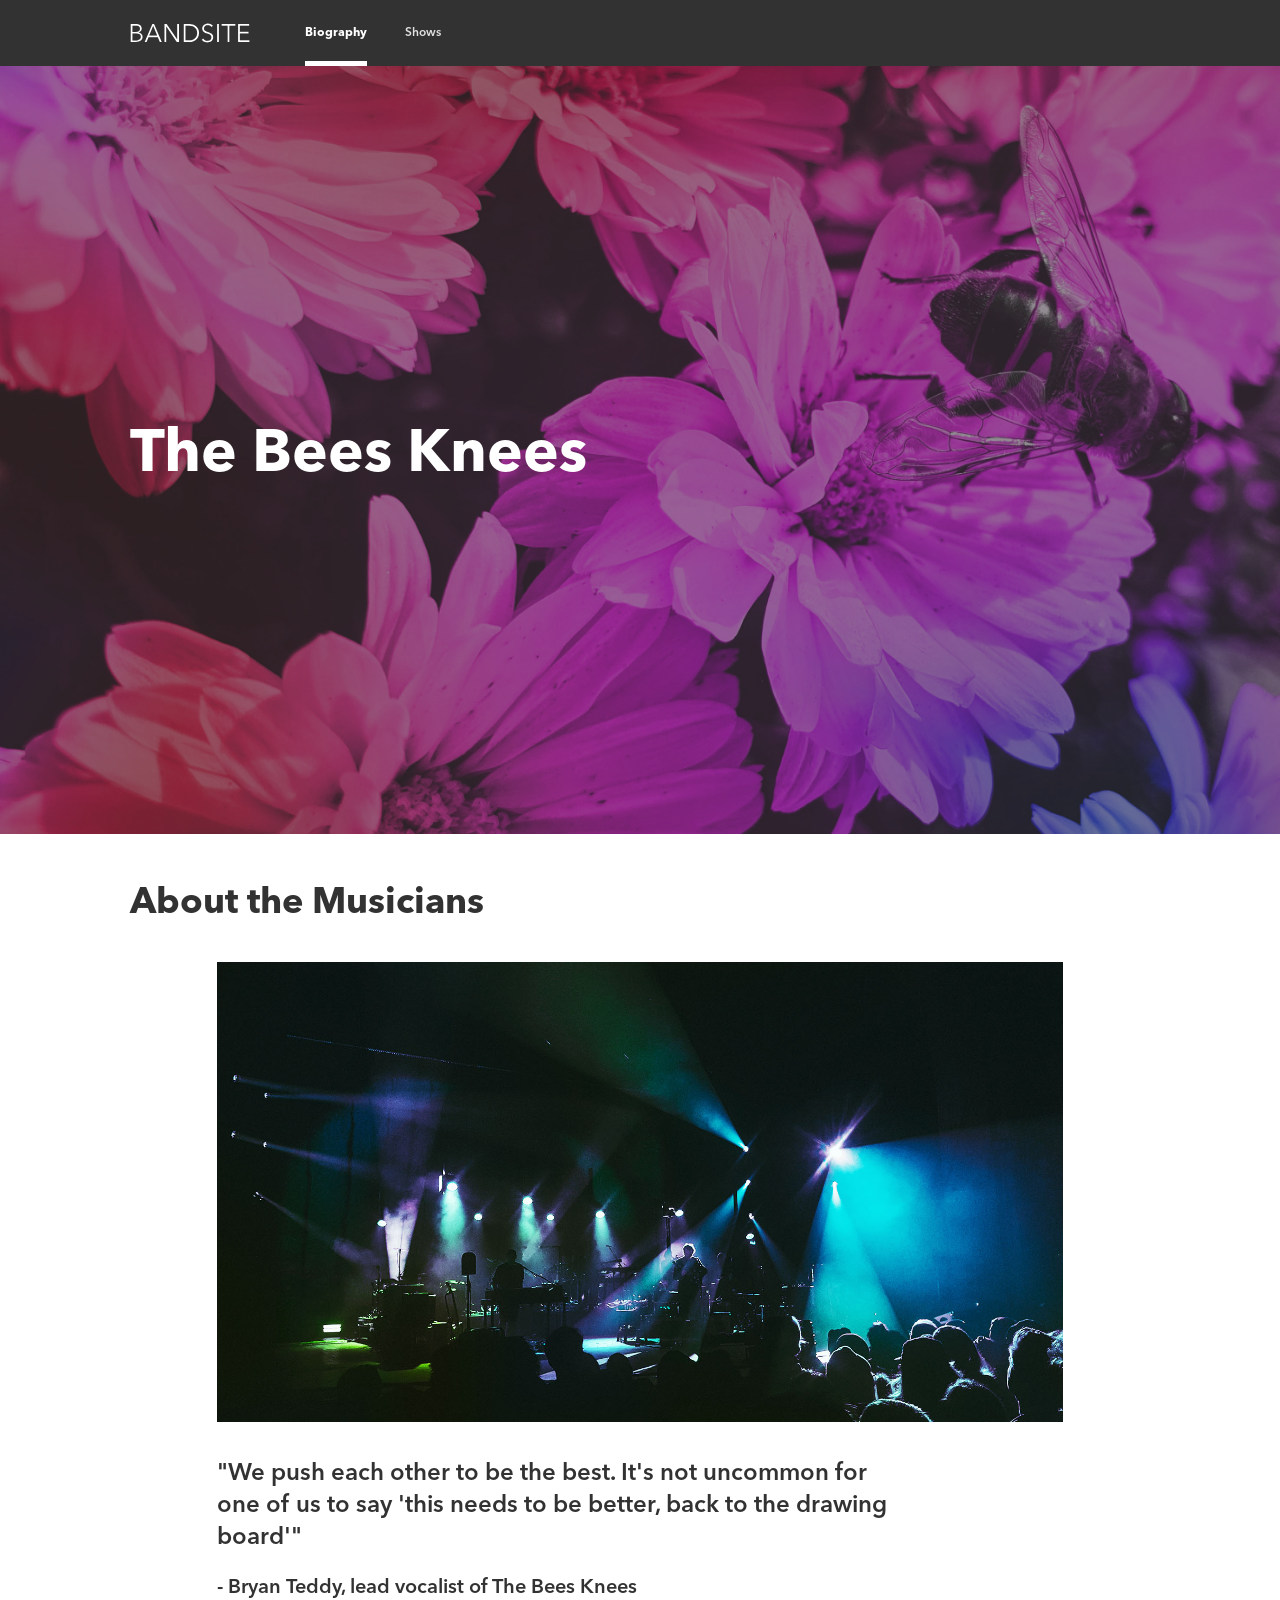
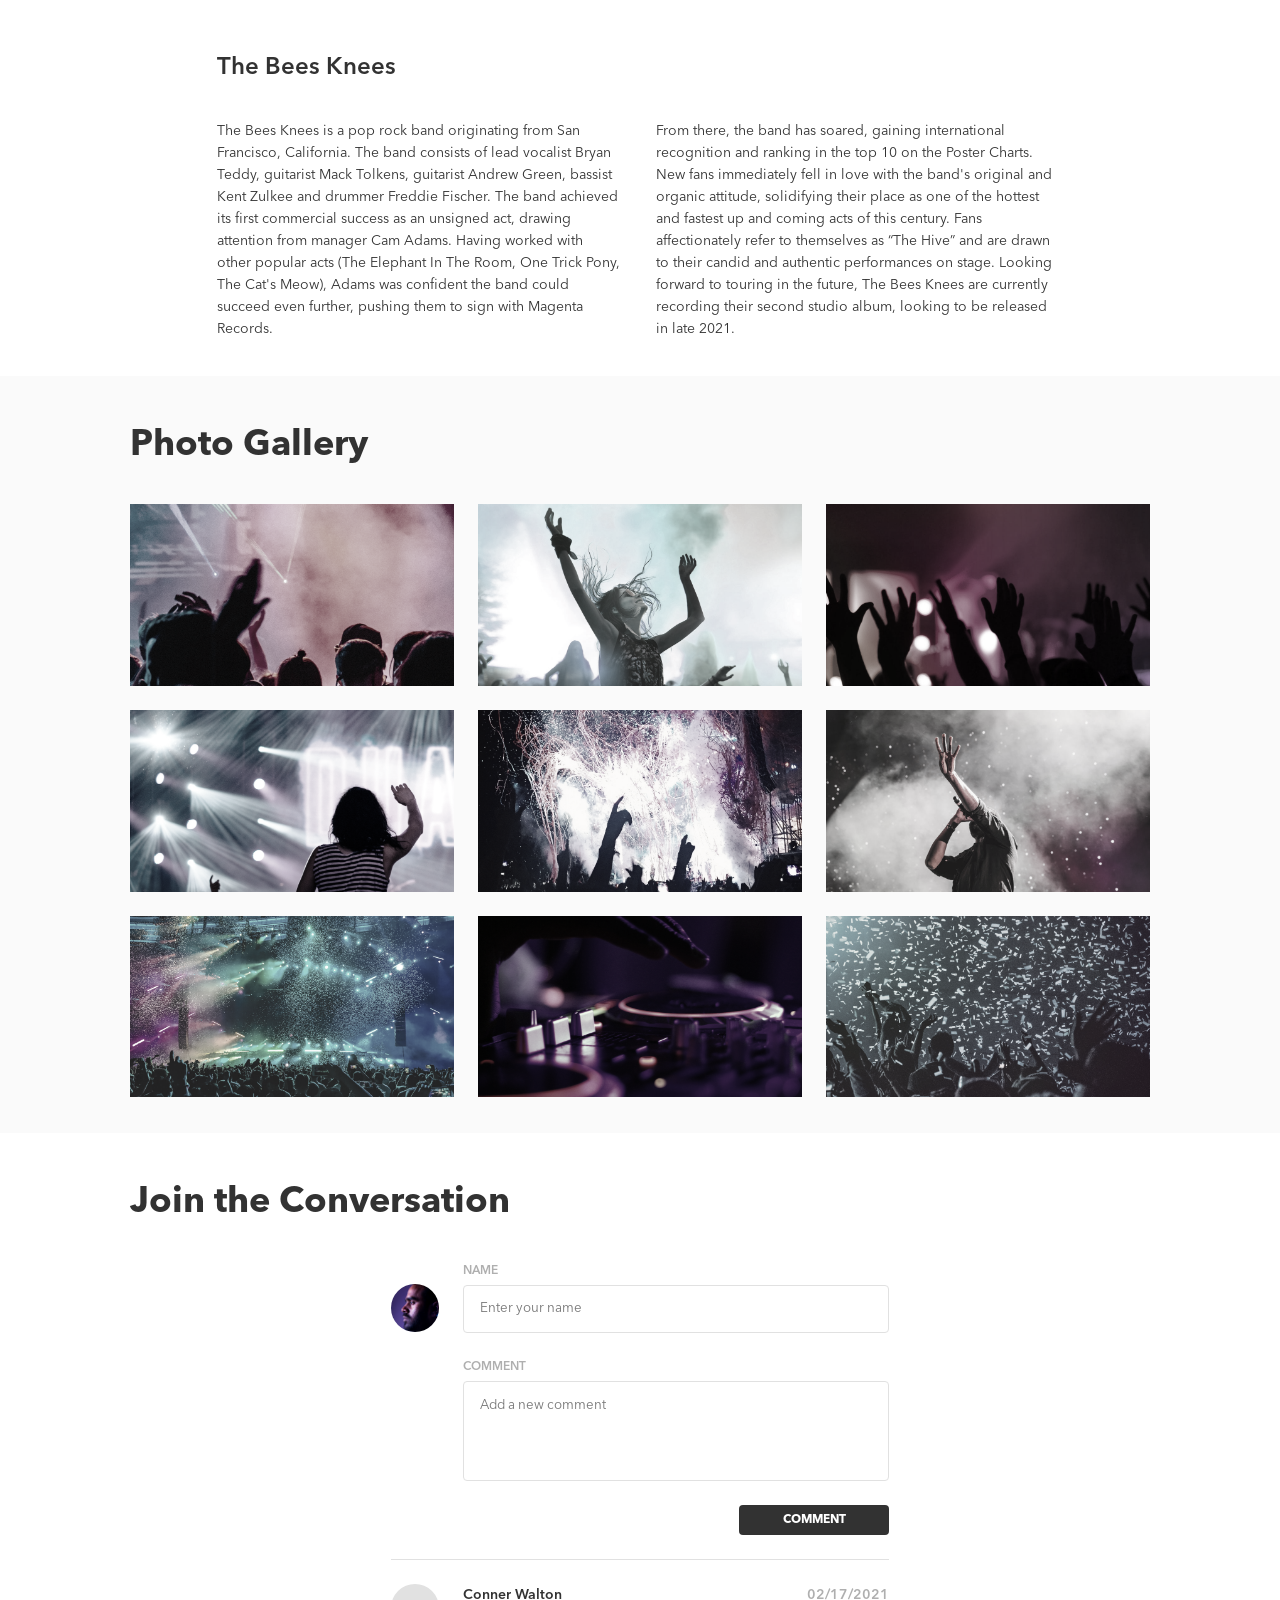
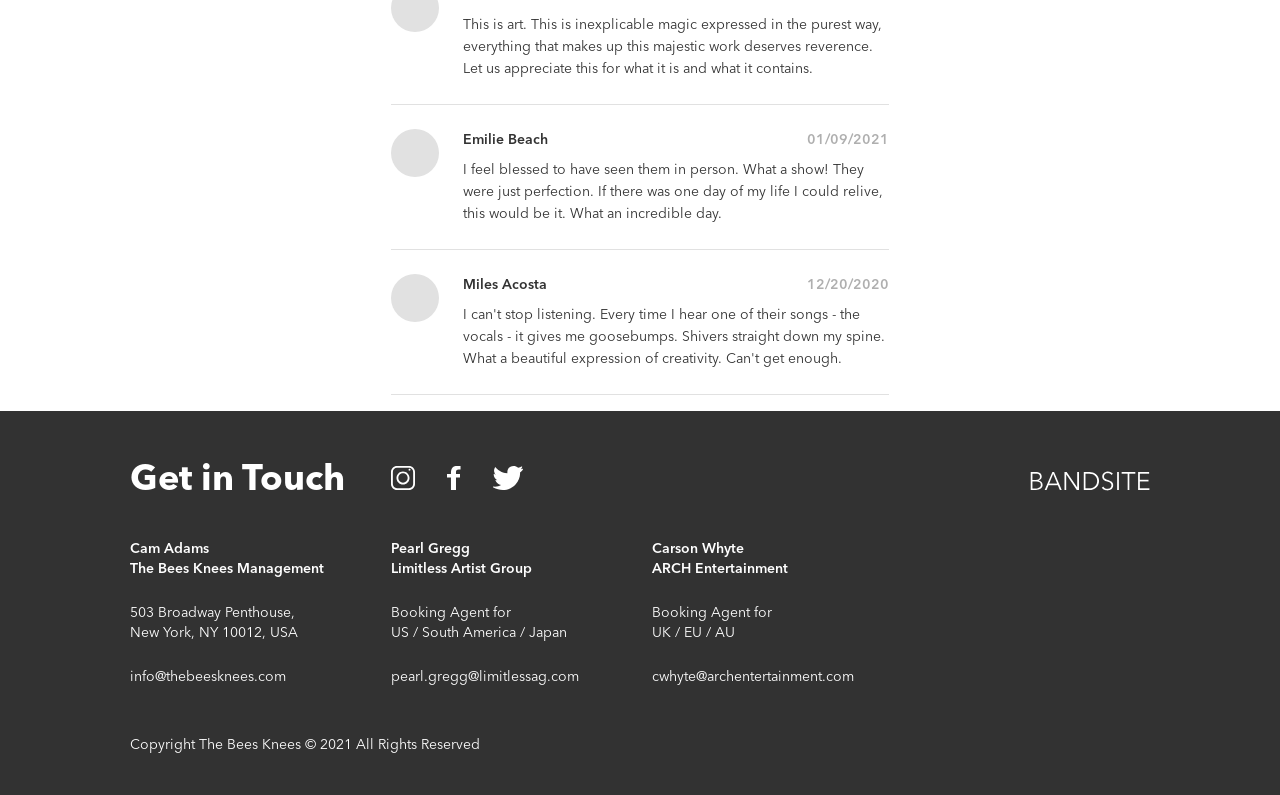
<file: index.html>
<!DOCTYPE html>
<html lang="en">
<head>
    <meta charset="UTF-8">
    <meta http-equiv="X-UA-Compatible" content="IE=edge">
    <meta name="viewport" content="width=device-width, initial-scale=1.0">
    <title>The Bees Knees</title>
    <link rel="stylesheet" href="./styles/bio.css">
</head>
<body>
    <header>
        <div>
            <a href="./index.html" class="logo">
                <img src="./assets/logos/Logo-bandsite.svg" alt="bandsite logo" class="logo">
            </a>
            
            <nav>
                <ul>
                    <li>
                        <a href="./index.html" class="label active">Biography</a>
                    </li>
                    <li>
                        <a href="./pages/shows.html" class="label">Shows</a>
                    </li>
                </ul>
            </nav>
        </div>
    </header>
    <main>
        <section class="hero">
            <h1>The Bees Knees</h1>
        </section>
        <section class="about">
            <h2>About the Musicians</h2>
            <img src="./assets/images/band.jpg" alt="band">
            <div class="about__quote">
                <p class="about__quote-content">
                    "We push each other to be the best. It's not uncommon for one of us to say 'this needs to be better, back to the drawing board'"
                </p>
                <p class="about__quote-name">
                    - Bryan Teddy, lead vocalist of The Bees Knees
                </p>
            </div>

            <h3>The Bees Knees</h3>
            <div class="about__description">
                <p>
                    The Bees Knees is a pop rock band originating from San Francisco, California. The band consists of lead vocalist Bryan Teddy, guitarist Mack Tolkens, guitarist Andrew Green, bassist Kent Zulkee and drummer Freddie Fischer. The band achieved its first commercial success as an unsigned act, drawing attention from manager Cam Adams. Having worked with other popular acts (The Elephant In The Room, One Trick Pony, The Cat's Meow), Adams was confident the band could succeed even further, pushing them to sign with Magenta Records.
                </p>
                <p>
                    From there, the band has soared, gaining international recognition and ranking in the top 10 on the Poster Charts. New fans immediately fell in love with the band's original and organic attitude, solidifying their place as one of the hottest and fastest up and coming acts of this century. Fans affectionately refer to themselves as “The Hive” and are drawn to their candid and authentic performances on stage. Looking forward to touring in the future, The Bees Knees are currently recording their second studio album, looking to be released in late 2021.
                </p>
            </div>
        </section>

        <section class="gallery">
            <h2>Photo Gallery</h2>
            <div class="container">
                <img src="./assets/images/Photo-gallery-1.jpg" alt="photo gallery 1">
                <img src="./assets/images/Photo-gallery-2.jpg" alt="photo gallery 2">
                <img src="./assets/images/Photo-gallery-3.jpg" alt="photo gallery 3">
                <img src="./assets/images/Photo-gallery-4.jpg" alt="photo gallery 4">
                <img src="./assets/images/Photo-gallery-5.jpg" alt="photo gallery 5">
                <img src="./assets/images/Photo-gallery-6.jpg" alt="photo gallery 6">
                <img src="./assets/images/Photo-gallery-7.jpg" alt="photo gallery 7">
                <img src="./assets/images/Photo-gallery-8.jpg" alt="photo gallery 8">
                <img src="./assets/images/Photo-gallery-9.jpg" alt="photo gallery 9">
            </div>
        </section>

        <section class="conversation">
            <h2>Join the Conversation</h2>
            <div class="conversation__form">
                <img src="./assets/images/Mohan-muruge.jpg" alt="profile-photo" class="conversation__form-photo">
                <form action="" id="form">
                    <div>
                        <label for="form-name" class="conversation__form-label">Name</label>
                        <input type="text" class="conversation__form-name field no-error" id="form-name" name="name" tabindex="0" placeholder="Enter your name" required>
                    </div>
                    <div>
                        <label for="form-comment" class="conversation__form-label">Comment</label>
                        <textarea type="textarea" class="conversation__form-comment field no-error" id="form-comment" name="comment" rows="5" tabindex="0" placeholder="Add a new comment" required></textarea>
                    </div>
                    <div>
                        <button class="conversation__form-button" type="submit">Comment</button>
                    </div>
                </form>
            </div>
            <div class="conversation__comments" id="comments"></div>
        </section>
    </main>
    <footer>
        <div>
            <div class="touch">
                <h2>Get in Touch</h2>
                <div class="icons">
                    <a href="https://www.instagram.com/" target="_blank">
                        <img src="./assets/icons/Icon-instagram.svg" alt="instagram" class="icon">
                    </a>
                    <a href="https://www.facebook.com/" target="_blank">
                        <img src="./assets/icons/Icon-facebook.svg" alt="facebook" class="icon">
                    </a>
                    <a href="https://twitter.com/" target="_blank">
                        <img src="./assets/icons/Icon-twitter.svg" alt="twitter" class="icon">
                    </a>
                </div>

                <div class="logo">
                    <img src="./assets/logos/Logo-bandsite.svg" alt="bandsite logo" class="logo">
                </div>
            </div>

            <div class="booking">
                <div class="booking__contact">
                    <h4>
                        Cam Adams <br>
                        The Bees Knees Management
                    </h4>
                    <a href="http://maps.google.com/?q=503 Broadway Penthouse, New York, NY 10012, USA" target="_blank">
                        503 Broadway Penthouse, <br>
                        New York, NY 10012, USA
                    </a>
                    <a href="mailto:info@thebeesknees.com?subject=Booking for Ticket&body=Hi Cam Adams">
                        info@thebeesknees.com
                    </a>
                </div>
                <div class="booking__contact">
                    <h4>
                        Pearl Gregg <br>
                        Limitless Artist Group
                    </h4>
                    <p>
                        Booking Agent for <br>
                        US / South America / Japan
                    </p>
                    <a href="mailto:pearl.gregg@limitlessag.com?subject=Booking for Ticket&body=Hi Pearl Gregg">
                        pearl.gregg@limitlessag.com
                    </a>
                </div>
                <div class="booking__contact">
                    <h4>
                        Carson Whyte <br>
                        ARCH Entertainment
                    </h4>
                    <p>
                        Booking Agent for <br>
                        UK / EU / AU
                    </p>
                    <a href="mailto:cwhyte@archentertainment.com?subject=Booking for Ticket&body=Hi Carson Whyte">
                        cwhyte@archentertainment.com
                    </a>
                </div>
            </div>

            <div class="copy-right">
                <img src="./assets/logos/Logo-bandsite.svg" alt="bandsite logo" class="logo">
                <p>
                    Copyright The Bees Knees © 2021 All Rights Reserved
                </p>
            </div>
        </div>
    </footer>
    <script src="../node_modules/dayjs/dayjs.min.js"></script>
    <script src="./scripts/create-element.js"></script>
    <script src="./scripts/index-page.js"></script>
</body>
</html>
</file>
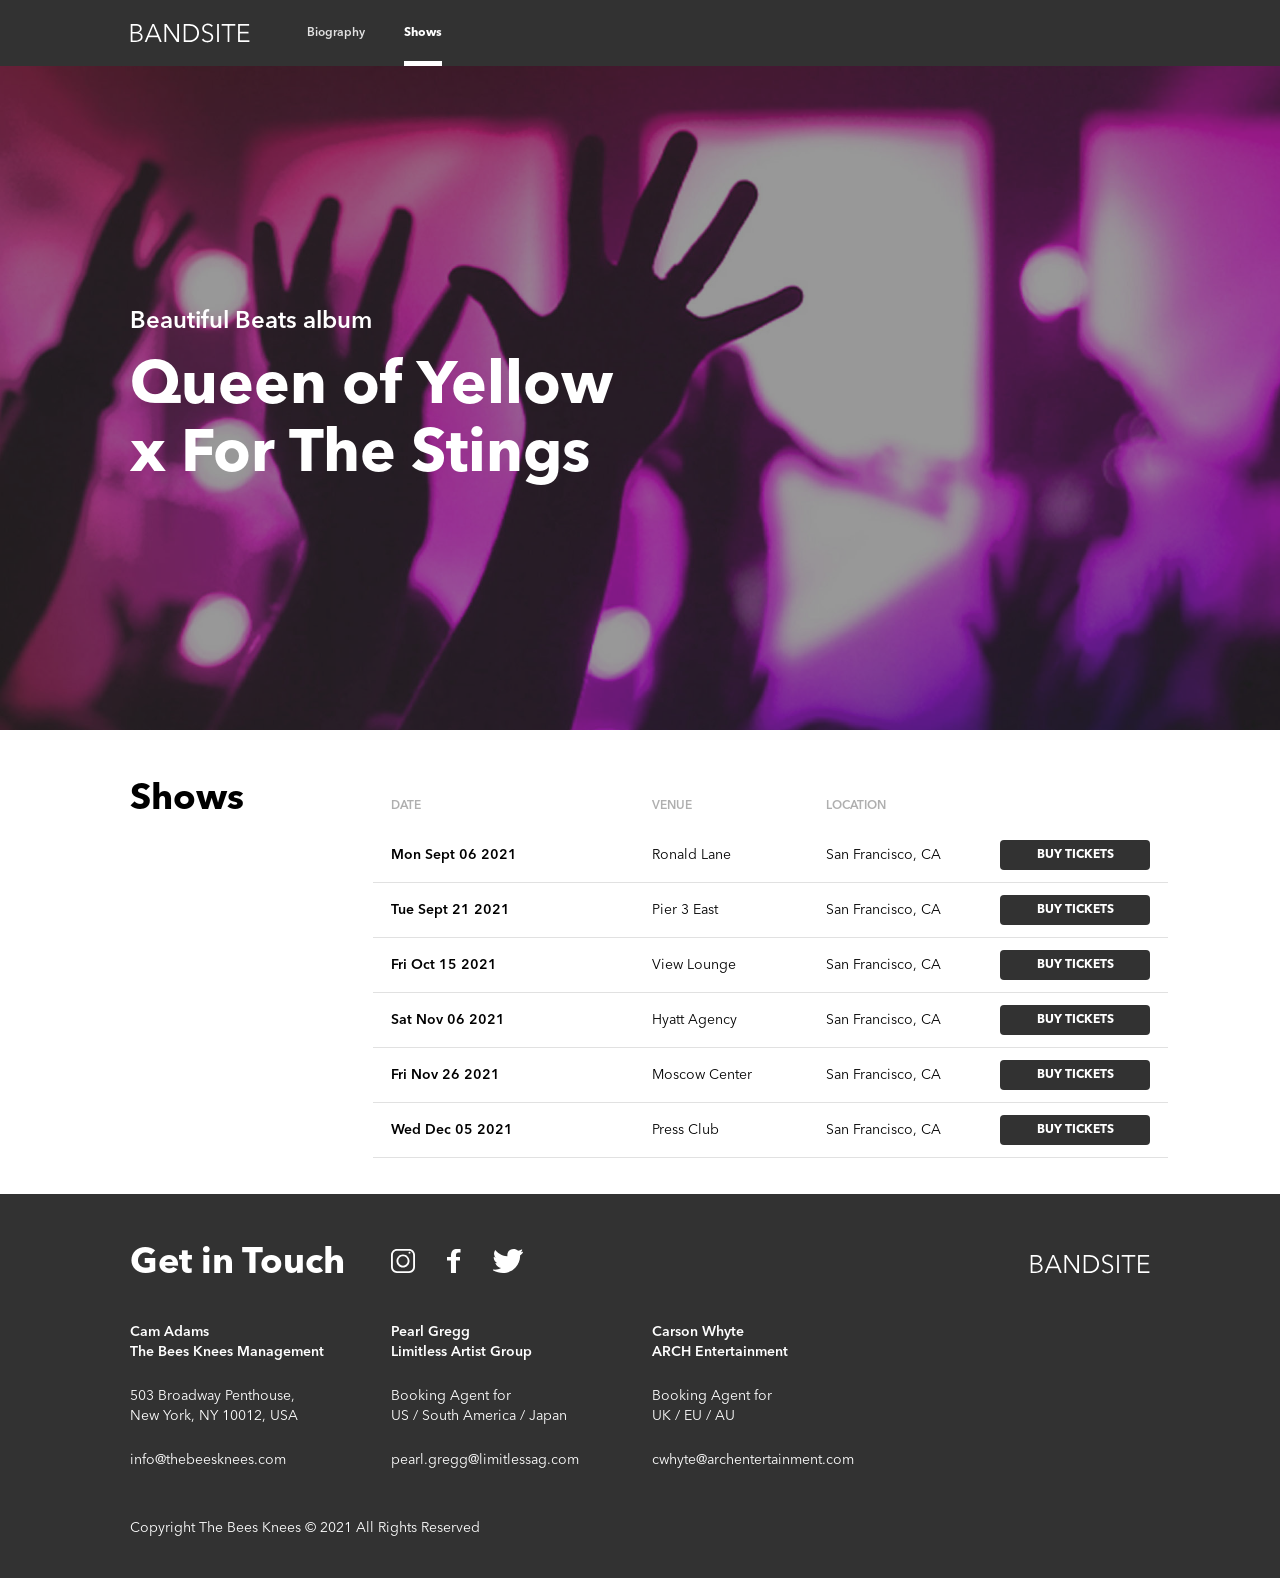
<file: pages/shows.html>
<!DOCTYPE html>
<html lang="en">
<head>
    <meta charset="UTF-8">
    <meta http-equiv="X-UA-Compatible" content="IE=edge">
    <meta name="viewport" content="width=device-width, initial-scale=1.0">
    <title>Shows</title>
    <link rel="stylesheet" href="../styles/shows.css">
</head>
<body>
    <header>
        <div>
            <a href="../index.html" class="logo">
                <img src="../assets/logos/Logo-bandsite.svg" alt="bandsite logo" class="logo">
            </a>
            
            <nav>
                <ul>
                    <li>
                        <a href="../index.html" class="label">Biography</a>
                    </li>
                    <li>
                        <a href="./shows.html" class="label active">Shows</a>
                    </li>
                </ul>
            </nav>
        </div>
    </header>
    <main>
        <div class="hero-bg">
            <section class="hero">
                <div class="hero__header">
                    <h3>Beautiful Beats album</h3>
                    <h1>Queen of Yellow x For The Stings</h1>
                </div>
                <iframe scrolling="no" frameborder="no" allow="autoplay" src="https://w.soundcloud.com/player/?url=https%3A//api.soundcloud.com/tracks/533368161&color=%23ff5500&auto_play=false&hide_related=false&show_comments=false&show_user=true&show_reposts=false&show_teaser=true&show_recommendations=false"></iframe>
            </section>
        </div>
        <section class="shows" id="shows"></section>
    </main>
    <footer>
        <div>
            <div class="touch">
                <h2>Get in Touch</h2>
                
                <div class="icons">
                    <a href="https://www.instagram.com/" target="_blank">
                        <img src="../assets/icons/Icon-instagram.svg" alt="instagram" class="icon">
                    </a>
                    <a href="https://www.facebook.com/" target="_blank">
                        <img src="../assets/icons/Icon-facebook.svg" alt="facebook" class="icon">
                    </a>
                    <a href="https://twitter.com/" target="_blank">
                        <img src="../assets/icons/Icon-twitter.svg" alt="twitter" class="icon">
                    </a>
                </div>

                <div class="logo">
                    <img src="../assets/logos/Logo-bandsite.svg" alt="bandsite logo" class="logo">
                </div>
            </div>

            <div class="booking">
                <div class="booking__contact">
                    <h4>
                        Cam Adams <br>
                        The Bees Knees Management
                    </h4>
                    <a href="http://maps.google.com/?q=503 Broadway Penthouse, New York, NY 10012, USA" target="_blank">
                        503 Broadway Penthouse, <br>
                        New York, NY 10012, USA
                    </a>
                    <a href="mailto:info@thebeesknees.com?subject=Booking for Ticket&body=Hi Cam Adams">
                        info@thebeesknees.com
                    </a>
                </div>
                <div class="booking__contact">
                    <h4>
                        Pearl Gregg <br>
                        Limitless Artist Group
                    </h4>
                    <p>
                        Booking Agent for <br>
                        US / South America / Japan
                    </p>
                    <a href="mailto:pearl.gregg@limitlessag.com?subject=Booking for Ticket&body=Hi Pearl Gregg">
                        pearl.gregg@limitlessag.com
                    </a>
                </div>
                <div class="booking__contact">
                    <h4>
                        Carson Whyte <br>
                        ARCH Entertainment
                    </h4>
                    <p>
                        Booking Agent for <br>
                        UK / EU / AU
                    </p>
                    <a href="mailto:cwhyte@archentertainment.com?subject=Booking for Ticket&body=Hi Carson Whyte">
                        cwhyte@archentertainment.com
                    </a>
                </div>
            </div>

            <div class="copy-right">
                <img src="../assets/logos/Logo-bandsite.svg" alt="bandsite logo" class="logo">
                <p>
                    Copyright The Bees Knees © 2021 All Rights Reserved
                </p>
            </div>
        </div>
    </footer>
    <script src="../scripts/create-element.js"></script>
    <script src="../scripts/build-shows-pages.js"></script>
</body>
</html>
</file>
<file: styles/bio.css>
@font-face {
  font-family: "Avenir Next Regular";
  src: url(../assets/fonts/AvenirNextLTPro-Regular.otf) format("opentype"), url(../assets/fonts/Alternative-files/AvenirNextLTPro.ttf) format("truetype");
}
@font-face {
  font-family: "Avenir Next Demi";
  src: url(../assets/fonts/AvenirNextLTPro-Demi.otf) format("opentype"), url(../assets/fonts/Alternative-files/AvenirNextLTProDemi.ttf) format("truetype");
}
@font-face {
  font-family: "Avenir Next Bold";
  src: url(../assets/fonts/AvenirNextLTPro-Bold.otf) format("opentype"), url(../assets/fonts/Alternative-files/AvenirNextLTProBold.ttf) format("turetype");
}
@font-face {
  font-family: "Avenir Next Regular";
  src: url(../assets/fonts/AvenirNextLTPro-Regular.otf) format("opentype"), url(../assets/fonts/Alternative-files/AvenirNextLTPro.ttf) format("truetype");
}
@font-face {
  font-family: "Avenir Next Demi";
  src: url(../assets/fonts/AvenirNextLTPro-Demi.otf) format("opentype"), url(../assets/fonts/Alternative-files/AvenirNextLTProDemi.ttf) format("truetype");
}
@font-face {
  font-family: "Avenir Next Bold";
  src: url(../assets/fonts/AvenirNextLTPro-Bold.otf) format("opentype"), url(../assets/fonts/Alternative-files/AvenirNextLTProBold.ttf) format("turetype");
}
@font-face {
  font-family: "Avenir Next Regular";
  src: url(../assets/fonts/AvenirNextLTPro-Regular.otf) format("opentype"), url(../assets/fonts/Alternative-files/AvenirNextLTPro.ttf) format("truetype");
}
@font-face {
  font-family: "Avenir Next Demi";
  src: url(../assets/fonts/AvenirNextLTPro-Demi.otf) format("opentype"), url(../assets/fonts/Alternative-files/AvenirNextLTProDemi.ttf) format("truetype");
}
@font-face {
  font-family: "Avenir Next Bold";
  src: url(../assets/fonts/AvenirNextLTPro-Bold.otf) format("opentype"), url(../assets/fonts/Alternative-files/AvenirNextLTProBold.ttf) format("turetype");
}
@font-face {
  font-family: "Avenir Next Regular";
  src: url(../assets/fonts/AvenirNextLTPro-Regular.otf) format("opentype"), url(../assets/fonts/Alternative-files/AvenirNextLTPro.ttf) format("truetype");
}
@font-face {
  font-family: "Avenir Next Demi";
  src: url(../assets/fonts/AvenirNextLTPro-Demi.otf) format("opentype"), url(../assets/fonts/Alternative-files/AvenirNextLTProDemi.ttf) format("truetype");
}
@font-face {
  font-family: "Avenir Next Bold";
  src: url(../assets/fonts/AvenirNextLTPro-Bold.otf) format("opentype"), url(../assets/fonts/Alternative-files/AvenirNextLTProBold.ttf) format("turetype");
}
* {
  margin: 0;
  font-family: "Avenir Next Regular";
  box-sizing: border-box;
  outline: none;
  box-sizing: border-box;
}

::-webkit-scrollbar {
  display: none;
}

h1, h2 {
  font-size: 24px;
  line-height: 32px;
  font-family: "Avenir Next Bold";
  white-space: nowrap;
}

@media only screen and (min-width: 768px) {
  h1 {
    font-size: 60px;
    line-height: 68px;
  }
}

@media only screen and (min-width: 768px) {
  h2 {
    font-size: 36px;
    line-height: 44px;
  }
}

.about__quote-name, .about__quote-content, h3 {
  font-size: 14px;
  line-height: 22px;
  font-family: "Avenir Next Demi";
}
@media only screen and (min-width: 768px) {
  .about__quote-name, .about__quote-content, h3 {
    font-size: 24px;
    line-height: 32px;
  }
}

p, footer h4, footer p, footer a {
  font-size: 13px;
  line-height: 18px;
}

@media only screen and (min-width: 768px) {
  p {
    font-size: 14px;
    line-height: 22px;
  }
}

@media only screen and (min-width: 768px) {
  footer h4, footer p, footer a {
    font-size: 14px;
    line-height: 20px;
  }
}

.label, .conversation__form-label, .btn, .conversation__form-button {
  color: #E1E1E1;
  font-size: 10px;
  line-height: 20px;
}
@media only screen and (min-width: 768px) {
  .label, .conversation__form-label, .btn, .conversation__form-button {
    font-size: 12px;
    line-height: 20px;
  }
}

h1 {
  padding-top: 24px;
  padding-bottom: 16px;
}
@media only screen and (min-width: 768px) {
  h1 {
    padding-top: 48px;
    padding-bottom: 36px;
  }
}

h2 {
  padding-top: 24px;
  padding-bottom: 16px;
}
@media only screen and (min-width: 768px) {
  h2 {
    padding-top: 48px;
    padding-bottom: 36px;
  }
}

h3 {
  padding-top: 24px;
  padding-bottom: 16px;
}
@media only screen and (min-width: 768px) {
  h3 {
    padding-top: 48px;
    padding-bottom: 36px;
  }
}

a {
  text-decoration: none;
}

ul {
  padding: 0;
}

li {
  list-style: none;
}

.icon {
  height: 24px;
}

img.logo {
  width: 120px;
  height: 20px;
}

.label, .conversation__form-label {
  font-family: "Avenir Next Demi";
  text-transform: uppercase;
  color: #AFAFAF;
}

.btn, .conversation__form-button {
  font-family: "Avenir Next Bold";
  text-transform: uppercase;
  color: #FFFFFF;
  background-color: #323232;
  border: 0;
  height: 30px;
  border-radius: 4px;
  min-width: 150px;
  cursor: pointer;
}

header {
  background-color: #323232;
}
header * {
  color: #FFFFFF;
}
header > div {
  display: flex;
  flex-direction: column;
  align-items: center;
  padding-top: 16px;
}
@media only screen and (min-width: 768px) {
  header > div {
    margin-left: 36px;
    flex-direction: row;
    -moz-column-gap: 24px;
         column-gap: 24px;
    padding: 0;
  }
}
@media only screen and (min-width: 1280px) {
  header > div {
    width: 100%;
    margin: 0 auto;
  }
}
@media only screen and (min-width: 1280px) and (min-width: 768px) {
  header > div {
    width: calc((100vw - 72px - 264px) / 12 * 12 + 264px);
  }
}
@media only screen and (min-width: 1280px) and (min-width: 1280px) {
  header > div {
    width: 1020px;
  }
}
header > div a.logo {
  display: flex;
}
@media only screen and (min-width: 768px) {
  header > div a.logo {
    width: 156px;
  }
}
@media only screen and (min-width: 1280px) {
  header > div a.logo {
    width: 100%;
  }
}
@media only screen and (min-width: 1280px) and (min-width: 768px) {
  header > div a.logo {
    width: calc((100vw - 72px - 264px) / 12 * 2 + 24px);
  }
}
@media only screen and (min-width: 1280px) and (min-width: 1280px) {
  header > div a.logo {
    width: 150px;
  }
}
header > div nav {
  width: 100%;
}
@media only screen and (min-width: 768px) {
  header > div nav {
    width: 216px;
  }
}
@media only screen and (min-width: 1280px) {
  header > div nav {
    width: 100%;
  }
}
@media only screen and (min-width: 1280px) and (min-width: 768px) {
  header > div nav {
    width: calc((100vw - 72px - 264px) / 12 * 2 + 24px);
  }
}
@media only screen and (min-width: 1280px) and (min-width: 1280px) {
  header > div nav {
    width: 150px;
  }
}
header > div nav ul {
  display: flex;
}
@media only screen and (min-width: 768px) {
  header > div nav ul {
    -moz-column-gap: 24px;
         column-gap: 24px;
  }
}
header > div nav ul li {
  display: flex;
  width: 50%;
  text-align: center;
}
@media only screen and (min-width: 768px) {
  header > div nav ul li {
    width: 96px;
  }
}
@media only screen and (min-width: 1280px) {
  header > div nav ul li {
    justify-content: center;
  }
}
header > div nav ul li .label, header > div nav ul li .conversation__form-label {
  color: #E1E1E1;
  display: flex;
  width: 100%;
  padding: 8px 0;
  justify-content: center;
  border-top: rgba(50, 50, 50, 0) solid 5px;
  text-transform: none;
}
@media only screen and (min-width: 768px) {
  header > div nav ul li .label, header > div nav ul li .conversation__form-label {
    width: auto;
    padding: 18px 0;
  }
}
header > div nav ul li .label:hover, header > div nav ul li .conversation__form-label:hover {
  color: #FFFFFF;
  border-bottom: #FFFFFF solid 5px;
}
header > div nav ul li .active {
  font-family: "Avenir Next Bold";
  color: #FFFFFF;
  border-bottom: #FFFFFF solid 5px;
}

footer {
  background-color: #323232;
}
footer > div {
  display: flex;
  flex-direction: column;
  margin: 0 16px;
}
@media only screen and (min-width: 768px) {
  footer > div {
    margin: 0 36px;
  }
}
@media only screen and (min-width: 1280px) {
  footer > div {
    margin: 0 auto;
  }
}
footer * {
  color: #FFFFFF;
}
footer h4 {
  font-family: "Avenir Next Demi";
}
footer .booking, footer .touch {
  display: flex;
  flex-direction: column;
  justify-content: space-between;
  row-gap: 16px;
}
@media only screen and (min-width: 768px) {
  footer .booking, footer .touch {
    flex-direction: row;
    flex-wrap: nowrap;
    -moz-column-gap: 24px;
         column-gap: 24px;
    align-items: center;
  }
}
@media only screen and (min-width: 1280px) {
  footer .booking, footer .touch {
    -moz-column-gap: 24px;
         column-gap: 24px;
    margin: 0 16px;
  }
}
@media only screen and (min-width: 1280px) and (min-width: 768px) {
  footer .booking, footer .touch {
    margin: 0 36px;
  }
}
@media only screen and (min-width: 1280px) and (min-width: 1280px) {
  footer .booking, footer .touch {
    margin: 0 auto;
  }
}
@media only screen and (min-width: 768px) {
  footer .booking > *, footer .touch > * {
    width: 100%;
  }
}
@media only screen and (min-width: 768px) and (min-width: 768px) {
  footer .booking > *, footer .touch > * {
    width: calc((100vw - 72px - 264px) / 12 * 4 + 72px);
  }
}
@media only screen and (min-width: 768px) and (min-width: 1280px) {
  footer .booking > *, footer .touch > * {
    width: 324px;
  }
}
@media only screen and (min-width: 1280px) {
  footer .booking > *, footer .touch > * {
    width: 100%;
    flex: none;
  }
}
@media only screen and (min-width: 1280px) and (min-width: 768px) {
  footer .booking > *, footer .touch > * {
    width: calc((100vw - 72px - 264px) / 12 * 3 + 48px);
  }
}
@media only screen and (min-width: 1280px) and (min-width: 1280px) {
  footer .booking > *, footer .touch > * {
    width: 237px;
  }
}
footer .touch {
  padding-top: 24px;
  padding-bottom: 16px;
}
@media only screen and (min-width: 768px) {
  footer .touch {
    padding-top: 48px;
    padding-bottom: 36px;
  }
}
footer .touch h2 {
  padding: 0;
  margin: 0;
}
footer .touch .icons {
  display: flex;
  justify-content: flex-start;
  -moz-column-gap: 32px;
       column-gap: 32px;
  flex-wrap: nowrap;
}
footer .touch div.logo {
  display: none;
}
@media only screen and (min-width: 768px) {
  footer .touch div.logo {
    display: block;
  }
  footer .touch div.logo img.logo {
    display: inherit;
    margin-left: auto;
  }
}
@media only screen and (min-width: 1280px) {
  footer .touch div.logo {
    width: 100%;
  }
}
@media only screen and (min-width: 1280px) and (min-width: 768px) {
  footer .touch div.logo {
    width: calc((100vw - 72px - 264px) / 12 * 6 + 120px);
  }
}
@media only screen and (min-width: 1280px) and (min-width: 1280px) {
  footer .touch div.logo {
    width: 498px;
  }
}
footer .booking__contact {
  display: flex;
  flex-direction: column;
  justify-content: space-between;
  row-gap: 16px;
}
@media only screen and (min-width: 768px) {
  footer .booking__contact {
    row-gap: 24px;
  }
}
@media only screen and (min-width: 1280px) {
  footer .booking__contact:last-child {
    width: 100%;
  }
}
@media only screen and (min-width: 1280px) and (min-width: 768px) {
  footer .booking__contact:last-child {
    width: calc((100vw - 72px - 264px) / 12 * 6 + 120px);
  }
}
@media only screen and (min-width: 1280px) and (min-width: 1280px) {
  footer .booking__contact:last-child {
    width: 498px;
  }
}
footer .copy-right {
  padding-top: 48px;
  padding-bottom: 24px;
  display: flex;
  flex-direction: column;
  row-gap: 16px;
}
@media only screen and (min-width: 768px) {
  footer .copy-right {
    width: 100%;
    padding-bottom: 40px;
    margin: 0 auto;
  }
}
@media only screen and (min-width: 768px) and (min-width: 768px) {
  footer .copy-right {
    width: calc((100vw - 72px - 264px) / 12 * 12 + 264px);
  }
}
@media only screen and (min-width: 768px) and (min-width: 1280px) {
  footer .copy-right {
    width: 1020px;
  }
}
@media only screen and (min-width: 768px) {
  footer .copy-right .logo {
    display: none;
  }
}

* {
  color: #323232;
}

h2 {
  align-self: flex-start;
}
@media only screen and (min-width: 1280px) {
  h2 {
    width: 100%;
    margin: 0 auto;
  }
}
@media only screen and (min-width: 1280px) and (min-width: 768px) {
  h2 {
    width: calc((100vw - 72px - 264px) / 12 * 12 + 264px);
  }
}
@media only screen and (min-width: 1280px) and (min-width: 1280px) {
  h2 {
    width: 1020px;
  }
}

.hero {
  position: relative;
  background-image: url(../assets/images/hero-bio.jpg);
  background-repeat: no-repeat;
  background-size: cover;
  background-position: center;
  height: 60vw;
  display: flex;
  align-items: center;
}
@media only screen and (min-width: 1280px) {
  .hero {
    justify-content: center;
  }
}
.hero::before {
  content: "";
  position: absolute;
  display: block;
  background-color: rgba(50, 50, 50, 0.5);
  top: 0;
  left: 0;
  width: 100%;
  height: 100%;
}
.hero h1 {
  margin-left: 16px;
  color: #FFFFFF;
  z-index: 1;
}
@media only screen and (min-width: 768px) {
  .hero h1 {
    margin-left: 36px;
  }
}
@media only screen and (min-width: 1280px) {
  .hero h1 {
    margin: 0 auto;
  }
}
@media only screen and (min-width: 1280px) {
  .hero h1 {
    width: 100%;
  }
}
@media only screen and (min-width: 1280px) and (min-width: 768px) {
  .hero h1 {
    width: calc((100vw - 72px - 264px) / 12 * 12 + 264px);
  }
}
@media only screen and (min-width: 1280px) and (min-width: 1280px) {
  .hero h1 {
    width: 1020px;
  }
}

.about {
  display: flex;
  flex-direction: column;
  align-items: center;
  margin: 0 16px;
}
@media only screen and (min-width: 768px) {
  .about {
    margin: 0 36px;
  }
}
@media only screen and (min-width: 1280px) {
  .about {
    margin: 0 auto;
  }
}
.about .about__description, .about .about__quote, .about h3, .about img {
  width: 100%;
  margin: 0 auto;
}
@media only screen and (min-width: 768px) {
  .about .about__description, .about .about__quote, .about h3, .about img {
    width: calc((100vw - 72px - 264px) / 12 * 10 + 216px);
  }
}
@media only screen and (min-width: 1280px) {
  .about .about__description, .about .about__quote, .about h3, .about img {
    width: 846px;
  }
}
.about img {
  height: 50vw;
  -o-object-fit: cover;
     object-fit: cover;
  -o-object-position: bottom;
     object-position: bottom;
}
@media only screen and (min-width: 768px) {
  .about img {
    height: 43vw;
    -o-object-position: center;
       object-position: center;
  }
}
@media only screen and (min-width: 1280px) {
  .about img {
    height: 460px;
  }
}
.about__quote {
  padding: 0;
  padding-top: 16px;
}
@media only screen and (min-width: 768px) {
  .about__quote {
    padding-top: 36px;
  }
}
@media only screen and (min-width: 1280px) {
  .about__quote-content {
    width: 80%;
  }
}
.about__quote-name {
  padding: 12px 0 0 0;
}
@media only screen and (min-width: 768px) {
  .about__quote-name {
    font-size: 20px;
    padding: 18px 0 0 0;
  }
}
.about__description {
  padding: 0;
  padding-bottom: 16px;
  display: flex;
  flex-direction: column;
  justify-content: space-between;
  row-gap: 16px;
}
@media only screen and (min-width: 768px) {
  .about__description {
    padding-bottom: 36px;
  }
}
@media only screen and (min-width: 768px) {
  .about__description {
    flex-direction: row;
    -moz-column-gap: 36px;
         column-gap: 36px;
  }
}

.gallery {
  background-color: #FAFAFA;
  display: flex;
  flex-direction: column;
  align-items: center;
}
.gallery h2 {
  margin-left: 16px;
}
@media only screen and (min-width: 768px) {
  .gallery h2 {
    margin-left: 36px;
  }
}
@media only screen and (min-width: 1280px) {
  .gallery h2 {
    margin: 0 auto;
  }
}
.gallery .container {
  margin: 0 16px;
  margin-bottom: 16px;
  display: flex;
  flex-direction: column;
  justify-content: center;
  gap: 16px;
}
@media only screen and (min-width: 768px) {
  .gallery .container {
    margin: 0 36px;
  }
}
@media only screen and (min-width: 1280px) {
  .gallery .container {
    margin: 0 auto;
  }
}
.gallery .container img {
  width: 100%;
  filter: grayscale(80%);
  transition: filter 0.5s;
}
@media only screen and (min-width: 768px) {
  .gallery .container img {
    width: calc((100vw - 72px - 264px) / 12 * 4 + 72px);
  }
}
@media only screen and (min-width: 1280px) {
  .gallery .container img {
    width: 324px;
  }
}
.gallery .container img:hover {
  filter: grayscale(0%);
}
@media only screen and (min-width: 768px) {
  .gallery .container {
    width: 100%;
    margin: 0 auto;
    margin-bottom: 36px;
    flex-direction: row;
    flex-wrap: wrap;
    gap: 24px;
  }
}
@media only screen and (min-width: 768px) and (min-width: 768px) {
  .gallery .container {
    width: calc((100vw - 72px - 264px) / 12 * 12 + 264px);
  }
}
@media only screen and (min-width: 768px) and (min-width: 1280px) {
  .gallery .container {
    width: 1020px;
  }
}
@media only screen and (min-width: 1280px) {
  .gallery .container {
    margin-bottom: 36px;
    gap: 24px;
    width: 100%;
  }
}
@media only screen and (min-width: 1280px) and (min-width: 768px) {
  .gallery .container {
    width: calc((100vw - 72px - 264px) / 12 * 12 + 264px);
  }
}
@media only screen and (min-width: 1280px) and (min-width: 1280px) {
  .gallery .container {
    width: 1020px;
  }
}

.comment__photo--user, .comment__photo, .conversation__form-photo {
  width: 36px;
  height: 36px;
  border-radius: 50%;
  -o-object-fit: cover;
     object-fit: cover;
  -o-object-position: 25% 50%;
     object-position: 25% 50%;
}
@media only screen and (min-width: 768px) {
  .comment__photo--user, .comment__photo, .conversation__form-photo {
    width: 48px;
    height: 48px;
  }
}

.comment, .conversation__form {
  display: flex;
  flex-direction: row;
  justify-content: space-between;
  gap: 16px;
  border-bottom: 1px solid #E1E1E1;
  padding: 16px 0;
}
@media only screen and (min-width: 768px) {
  .comment, .conversation__form {
    gap: 24px;
    padding: 24px 0;
  }
}

.field {
  border-radius: 4px;
  border: 1px solid;
  resize: none;
  padding-left: 12px;
  padding-right: 12px;
}
.field:focus {
  border-color: #323232;
}
@media only screen and (min-width: 768px) {
  .field {
    padding-left: 16px;
    padding-right: 16px;
  }
}

.no-error {
  border-color: #E1E1E1;
}

.error {
  border-color: #D22D2D;
}

.conversation {
  margin: 0 16px;
}
@media only screen and (min-width: 768px) {
  .conversation {
    margin: 0 36px;
  }
}
@media only screen and (min-width: 1280px) {
  .conversation {
    margin: 0 auto;
  }
}
.conversation__form {
  padding-top: 0;
}
.conversation__form-photo {
  transform: translateY(23px);
}
@media only screen and (min-width: 768px) {
  .conversation__form-button {
    width: 100%;
    align-self: flex-end;
  }
}
@media only screen and (min-width: 768px) and (min-width: 768px) {
  .conversation__form-button {
    width: calc((100vw - 72px - 264px) / 12 * 3 + 48px);
  }
}
@media only screen and (min-width: 768px) and (min-width: 1280px) {
  .conversation__form-button {
    width: 237px;
  }
}
@media only screen and (min-width: 1280px) {
  .conversation__form-button {
    width: 100%;
  }
}
@media only screen and (min-width: 1280px) and (min-width: 768px) {
  .conversation__form-button {
    width: calc((100vw - 72px - 264px) / 12 * 2 + 24px);
  }
}
@media only screen and (min-width: 1280px) and (min-width: 1280px) {
  .conversation__form-button {
    width: 150px;
  }
}
.conversation__form-name {
  height: 36px;
}
@media only screen and (min-width: 768px) {
  .conversation__form-name {
    height: 48px;
  }
}
.conversation__form-comment {
  padding-top: 12px;
}
@media only screen and (min-width: 768px) {
  .conversation__form-comment {
    padding-top: 16px;
  }
}
.conversation__form form {
  width: 100%;
  display: flex;
  flex-direction: column;
  gap: 16px;
}
.conversation__form form div {
  display: flex;
  flex-direction: column;
  gap: 4px;
}
@media only screen and (min-width: 768px) {
  .conversation__form form {
    gap: 24px;
  }
}
.conversation__comments {
  padding-bottom: 16px;
}
@media only screen and (min-width: 768px) {
  .conversation__form, .conversation__comments {
    width: 100%;
    margin: 0 auto;
  }
}
@media only screen and (min-width: 768px) and (min-width: 768px) {
  .conversation__form, .conversation__comments {
    width: calc((100vw - 72px - 264px) / 12 * 10 + 216px);
  }
}
@media only screen and (min-width: 768px) and (min-width: 1280px) {
  .conversation__form, .conversation__comments {
    width: 846px;
  }
}
@media only screen and (min-width: 1280px) {
  .conversation__form, .conversation__comments {
    width: 100%;
  }
}
@media only screen and (min-width: 1280px) and (min-width: 768px) {
  .conversation__form, .conversation__comments {
    width: calc((100vw - 72px - 264px) / 12 * 6 + 120px);
  }
}
@media only screen and (min-width: 1280px) and (min-width: 1280px) {
  .conversation__form, .conversation__comments {
    width: 498px;
  }
}

.comment {
  width: 100%;
}
.comment__photo {
  background-color: #E1E1E1;
}
.comment__name {
  font-family: "Avenir Next Demi";
  max-width: calc(100vw - 200px);
  overflow-wrap: break-word;
}
@media only screen and (min-width: 768px) {
  .comment__name {
    max-width: 50vw;
  }
}
@media only screen and (min-width: 1280px) {
  .comment__name {
    max-width: 300px;
  }
}
.comment__date {
  font-family: "Avenir Next Demi";
  color: #AFAFAF;
}
.comment__content {
  width: 100%;
  max-width: calc(100vw - 32px - 36px - 16px);
  overflow-wrap: break-word;
}
@media only screen and (min-width: 768px) {
  .comment__content {
    max-width: calc((100vw - 72px - 264px) / 12 * 10 + 216px - 48px - 24px);
  }
}
@media only screen and (min-width: 1280px) {
  .comment__content {
    max-width: 426px;
  }
}
.comment div:nth-child(2) {
  width: 100%;
  display: flex;
  flex-direction: column;
  row-gap: 8px;
}
.comment div:nth-child(2) div {
  width: 100%;
  display: flex;
  flex-direction: row;
  justify-content: space-between;
}/*# sourceMappingURL=bio.css.map */
</file>
<file: styles/shows.css>
@font-face {
  font-family: "Avenir Next Regular";
  src: url(../assets/fonts/AvenirNextLTPro-Regular.otf) format("opentype"), url(../assets/fonts/Alternative-files/AvenirNextLTPro.ttf) format("truetype");
}
@font-face {
  font-family: "Avenir Next Demi";
  src: url(../assets/fonts/AvenirNextLTPro-Demi.otf) format("opentype"), url(../assets/fonts/Alternative-files/AvenirNextLTProDemi.ttf) format("truetype");
}
@font-face {
  font-family: "Avenir Next Bold";
  src: url(../assets/fonts/AvenirNextLTPro-Bold.otf) format("opentype"), url(../assets/fonts/Alternative-files/AvenirNextLTProBold.ttf) format("turetype");
}
@font-face {
  font-family: "Avenir Next Regular";
  src: url(../assets/fonts/AvenirNextLTPro-Regular.otf) format("opentype"), url(../assets/fonts/Alternative-files/AvenirNextLTPro.ttf) format("truetype");
}
@font-face {
  font-family: "Avenir Next Demi";
  src: url(../assets/fonts/AvenirNextLTPro-Demi.otf) format("opentype"), url(../assets/fonts/Alternative-files/AvenirNextLTProDemi.ttf) format("truetype");
}
@font-face {
  font-family: "Avenir Next Bold";
  src: url(../assets/fonts/AvenirNextLTPro-Bold.otf) format("opentype"), url(../assets/fonts/Alternative-files/AvenirNextLTProBold.ttf) format("turetype");
}
@font-face {
  font-family: "Avenir Next Regular";
  src: url(../assets/fonts/AvenirNextLTPro-Regular.otf) format("opentype"), url(../assets/fonts/Alternative-files/AvenirNextLTPro.ttf) format("truetype");
}
@font-face {
  font-family: "Avenir Next Demi";
  src: url(../assets/fonts/AvenirNextLTPro-Demi.otf) format("opentype"), url(../assets/fonts/Alternative-files/AvenirNextLTProDemi.ttf) format("truetype");
}
@font-face {
  font-family: "Avenir Next Bold";
  src: url(../assets/fonts/AvenirNextLTPro-Bold.otf) format("opentype"), url(../assets/fonts/Alternative-files/AvenirNextLTProBold.ttf) format("turetype");
}
@font-face {
  font-family: "Avenir Next Regular";
  src: url(../assets/fonts/AvenirNextLTPro-Regular.otf) format("opentype"), url(../assets/fonts/Alternative-files/AvenirNextLTPro.ttf) format("truetype");
}
@font-face {
  font-family: "Avenir Next Demi";
  src: url(../assets/fonts/AvenirNextLTPro-Demi.otf) format("opentype"), url(../assets/fonts/Alternative-files/AvenirNextLTProDemi.ttf) format("truetype");
}
@font-face {
  font-family: "Avenir Next Bold";
  src: url(../assets/fonts/AvenirNextLTPro-Bold.otf) format("opentype"), url(../assets/fonts/Alternative-files/AvenirNextLTProBold.ttf) format("turetype");
}
* {
  margin: 0;
  font-family: "Avenir Next Regular";
  box-sizing: border-box;
  outline: none;
  box-sizing: border-box;
}

::-webkit-scrollbar {
  display: none;
}

h1, h2 {
  font-size: 24px;
  line-height: 32px;
  font-family: "Avenir Next Bold";
  white-space: nowrap;
}

@media only screen and (min-width: 768px) {
  h1 {
    font-size: 60px;
    line-height: 68px;
  }
}

@media only screen and (min-width: 768px) {
  h2 {
    font-size: 36px;
    line-height: 44px;
  }
}

h3 {
  font-size: 14px;
  line-height: 22px;
  font-family: "Avenir Next Demi";
}
@media only screen and (min-width: 768px) {
  h3 {
    font-size: 24px;
    line-height: 32px;
  }
}

p, footer h4, footer p, footer a {
  font-size: 13px;
  line-height: 18px;
}

@media only screen and (min-width: 768px) {
  p {
    font-size: 14px;
    line-height: 22px;
  }
}

@media only screen and (min-width: 768px) {
  footer h4, footer p, footer a {
    font-size: 14px;
    line-height: 20px;
  }
}

.label, .events .event__label, .shows__header .event__label, .btn, .events .event__btn {
  color: #E1E1E1;
  font-size: 10px;
  line-height: 20px;
}
@media only screen and (min-width: 768px) {
  .label, .events .event__label, .shows__header .event__label, .btn, .events .event__btn {
    font-size: 12px;
    line-height: 20px;
  }
}

h1 {
  padding-top: 24px;
  padding-bottom: 16px;
}
@media only screen and (min-width: 768px) {
  h1 {
    padding-top: 48px;
    padding-bottom: 36px;
  }
}

h2 {
  padding-top: 24px;
  padding-bottom: 16px;
}
@media only screen and (min-width: 768px) {
  h2 {
    padding-top: 48px;
    padding-bottom: 36px;
  }
}

h3 {
  padding-top: 24px;
  padding-bottom: 16px;
}
@media only screen and (min-width: 768px) {
  h3 {
    padding-top: 48px;
    padding-bottom: 36px;
  }
}

a {
  text-decoration: none;
}

ul {
  padding: 0;
}

li {
  list-style: none;
}

.icon {
  height: 24px;
}

img.logo {
  width: 120px;
  height: 20px;
}

.label, .events .event__label, .shows__header .event__label {
  font-family: "Avenir Next Demi";
  text-transform: uppercase;
  color: #AFAFAF;
}

.btn, .events .event__btn {
  font-family: "Avenir Next Bold";
  text-transform: uppercase;
  color: #FFFFFF;
  background-color: #323232;
  border: 0;
  height: 30px;
  border-radius: 4px;
  min-width: 150px;
  cursor: pointer;
}

header {
  background-color: #323232;
}
header * {
  color: #FFFFFF;
}
header > div {
  display: flex;
  flex-direction: column;
  align-items: center;
  padding-top: 16px;
}
@media only screen and (min-width: 768px) {
  header > div {
    margin-left: 36px;
    flex-direction: row;
    -moz-column-gap: 24px;
         column-gap: 24px;
    padding: 0;
  }
}
@media only screen and (min-width: 1280px) {
  header > div {
    width: 100%;
    margin: 0 auto;
  }
}
@media only screen and (min-width: 1280px) and (min-width: 768px) {
  header > div {
    width: calc((100vw - 72px - 264px) / 12 * 12 + 264px);
  }
}
@media only screen and (min-width: 1280px) and (min-width: 1280px) {
  header > div {
    width: 1020px;
  }
}
header > div a.logo {
  display: flex;
}
@media only screen and (min-width: 768px) {
  header > div a.logo {
    width: 156px;
  }
}
@media only screen and (min-width: 1280px) {
  header > div a.logo {
    width: 100%;
  }
}
@media only screen and (min-width: 1280px) and (min-width: 768px) {
  header > div a.logo {
    width: calc((100vw - 72px - 264px) / 12 * 2 + 24px);
  }
}
@media only screen and (min-width: 1280px) and (min-width: 1280px) {
  header > div a.logo {
    width: 150px;
  }
}
header > div nav {
  width: 100%;
}
@media only screen and (min-width: 768px) {
  header > div nav {
    width: 216px;
  }
}
@media only screen and (min-width: 1280px) {
  header > div nav {
    width: 100%;
  }
}
@media only screen and (min-width: 1280px) and (min-width: 768px) {
  header > div nav {
    width: calc((100vw - 72px - 264px) / 12 * 2 + 24px);
  }
}
@media only screen and (min-width: 1280px) and (min-width: 1280px) {
  header > div nav {
    width: 150px;
  }
}
header > div nav ul {
  display: flex;
}
@media only screen and (min-width: 768px) {
  header > div nav ul {
    -moz-column-gap: 24px;
         column-gap: 24px;
  }
}
header > div nav ul li {
  display: flex;
  width: 50%;
  text-align: center;
}
@media only screen and (min-width: 768px) {
  header > div nav ul li {
    width: 96px;
  }
}
@media only screen and (min-width: 1280px) {
  header > div nav ul li {
    justify-content: center;
  }
}
header > div nav ul li .label, header > div nav ul li .events .event__label, .events header > div nav ul li .event__label, header > div nav ul li .shows__header .event__label, .shows__header header > div nav ul li .event__label {
  color: #E1E1E1;
  display: flex;
  width: 100%;
  padding: 8px 0;
  justify-content: center;
  border-top: rgba(50, 50, 50, 0) solid 5px;
  text-transform: none;
}
@media only screen and (min-width: 768px) {
  header > div nav ul li .label, header > div nav ul li .events .event__label, .events header > div nav ul li .event__label, header > div nav ul li .shows__header .event__label, .shows__header header > div nav ul li .event__label {
    width: auto;
    padding: 18px 0;
  }
}
header > div nav ul li .label:hover, header > div nav ul li .events .event__label:hover, .events header > div nav ul li .event__label:hover, header > div nav ul li .shows__header .event__label:hover, .shows__header header > div nav ul li .event__label:hover {
  color: #FFFFFF;
  border-bottom: #FFFFFF solid 5px;
}
header > div nav ul li .active {
  font-family: "Avenir Next Bold";
  color: #FFFFFF;
  border-bottom: #FFFFFF solid 5px;
}

footer {
  background-color: #323232;
}
footer > div {
  display: flex;
  flex-direction: column;
  margin: 0 16px;
}
@media only screen and (min-width: 768px) {
  footer > div {
    margin: 0 36px;
  }
}
@media only screen and (min-width: 1280px) {
  footer > div {
    margin: 0 auto;
  }
}
footer * {
  color: #FFFFFF;
}
footer h4 {
  font-family: "Avenir Next Demi";
}
footer .booking, footer .touch {
  display: flex;
  flex-direction: column;
  justify-content: space-between;
  row-gap: 16px;
}
@media only screen and (min-width: 768px) {
  footer .booking, footer .touch {
    flex-direction: row;
    flex-wrap: nowrap;
    -moz-column-gap: 24px;
         column-gap: 24px;
    align-items: center;
  }
}
@media only screen and (min-width: 1280px) {
  footer .booking, footer .touch {
    -moz-column-gap: 24px;
         column-gap: 24px;
    margin: 0 16px;
  }
}
@media only screen and (min-width: 1280px) and (min-width: 768px) {
  footer .booking, footer .touch {
    margin: 0 36px;
  }
}
@media only screen and (min-width: 1280px) and (min-width: 1280px) {
  footer .booking, footer .touch {
    margin: 0 auto;
  }
}
@media only screen and (min-width: 768px) {
  footer .booking > *, footer .touch > * {
    width: 100%;
  }
}
@media only screen and (min-width: 768px) and (min-width: 768px) {
  footer .booking > *, footer .touch > * {
    width: calc((100vw - 72px - 264px) / 12 * 4 + 72px);
  }
}
@media only screen and (min-width: 768px) and (min-width: 1280px) {
  footer .booking > *, footer .touch > * {
    width: 324px;
  }
}
@media only screen and (min-width: 1280px) {
  footer .booking > *, footer .touch > * {
    width: 100%;
    flex: none;
  }
}
@media only screen and (min-width: 1280px) and (min-width: 768px) {
  footer .booking > *, footer .touch > * {
    width: calc((100vw - 72px - 264px) / 12 * 3 + 48px);
  }
}
@media only screen and (min-width: 1280px) and (min-width: 1280px) {
  footer .booking > *, footer .touch > * {
    width: 237px;
  }
}
footer .touch {
  padding-top: 24px;
  padding-bottom: 16px;
}
@media only screen and (min-width: 768px) {
  footer .touch {
    padding-top: 48px;
    padding-bottom: 36px;
  }
}
footer .touch h2 {
  padding: 0;
  margin: 0;
}
footer .touch .icons {
  display: flex;
  justify-content: flex-start;
  -moz-column-gap: 32px;
       column-gap: 32px;
  flex-wrap: nowrap;
}
footer .touch div.logo {
  display: none;
}
@media only screen and (min-width: 768px) {
  footer .touch div.logo {
    display: block;
  }
  footer .touch div.logo img.logo {
    display: inherit;
    margin-left: auto;
  }
}
@media only screen and (min-width: 1280px) {
  footer .touch div.logo {
    width: 100%;
  }
}
@media only screen and (min-width: 1280px) and (min-width: 768px) {
  footer .touch div.logo {
    width: calc((100vw - 72px - 264px) / 12 * 6 + 120px);
  }
}
@media only screen and (min-width: 1280px) and (min-width: 1280px) {
  footer .touch div.logo {
    width: 498px;
  }
}
footer .booking__contact {
  display: flex;
  flex-direction: column;
  justify-content: space-between;
  row-gap: 16px;
}
@media only screen and (min-width: 768px) {
  footer .booking__contact {
    row-gap: 24px;
  }
}
@media only screen and (min-width: 1280px) {
  footer .booking__contact:last-child {
    width: 100%;
  }
}
@media only screen and (min-width: 1280px) and (min-width: 768px) {
  footer .booking__contact:last-child {
    width: calc((100vw - 72px - 264px) / 12 * 6 + 120px);
  }
}
@media only screen and (min-width: 1280px) and (min-width: 1280px) {
  footer .booking__contact:last-child {
    width: 498px;
  }
}
footer .copy-right {
  padding-top: 48px;
  padding-bottom: 24px;
  display: flex;
  flex-direction: column;
  row-gap: 16px;
}
@media only screen and (min-width: 768px) {
  footer .copy-right {
    width: 100%;
    padding-bottom: 40px;
    margin: 0 auto;
  }
}
@media only screen and (min-width: 768px) and (min-width: 768px) {
  footer .copy-right {
    width: calc((100vw - 72px - 264px) / 12 * 12 + 264px);
  }
}
@media only screen and (min-width: 768px) and (min-width: 1280px) {
  footer .copy-right {
    width: 1020px;
  }
}
@media only screen and (min-width: 768px) {
  footer .copy-right .logo {
    display: none;
  }
}

.hero-bg {
  position: relative;
  background-image: url(../assets/images/hero-shows.jpg);
  background-repeat: no-repeat;
  background-size: cover;
  background-position: center;
}
.hero-bg::before {
  content: "";
  position: absolute;
  display: block;
  background-color: rgba(50, 50, 50, 0.5);
  top: 0;
  left: 0;
  width: 100%;
  height: 100%;
}
@media only screen and (min-width: 1280px) {
  .hero-bg {
    background-position: 0 -120px;
  }
}

.hero {
  padding: 36px 0;
  display: flex;
  flex-direction: column;
  margin: 0 16px;
  row-gap: 16px;
}
@media only screen and (min-width: 768px) {
  .hero {
    margin: 0 36px;
  }
}
@media only screen and (min-width: 1280px) {
  .hero {
    margin: 0 auto;
  }
}
.hero * {
  z-index: 1;
  padding: 0;
  color: #FFFFFF;
  white-space: normal;
}
.hero__header {
  width: 250px;
  display: flex;
  flex-direction: column;
  row-gap: 16px;
}
.hero iframe {
  width: 100%;
  height: 120px;
}
@media only screen and (min-width: 768px) {
  .hero {
    padding: 56px 0;
    row-gap: 36px;
  }
  .hero__header {
    width: 550px;
    row-gap: 16px;
  }
  .hero iframe {
    width: 430px;
  }
}
@media only screen and (min-width: 1280px) {
  .hero {
    padding: 240px 0;
    flex-direction: row;
    width: 100%;
    justify-content: space-between;
    align-items: flex-end;
  }
}
@media only screen and (min-width: 1280px) and (min-width: 768px) {
  .hero {
    width: calc((100vw - 72px - 264px) / 12 * 12 + 264px);
  }
}
@media only screen and (min-width: 1280px) and (min-width: 1280px) {
  .hero {
    width: 1020px;
  }
}
@media only screen and (min-width: 1280px) {
  .hero__header {
    width: 500px;
  }
}
@media only screen and (min-width: 1280px) {
  .hero iframe {
    width: 410px;
  }
}

.events .event, .shows__header .event {
  border-bottom: 1px solid #E1E1E1;
  padding: 16px 16px;
  display: flex;
  flex-direction: column;
  row-gap: 16px;
}
@media only screen and (min-width: 768px) {
  .events .event, .shows__header .event {
    flex-direction: row;
    padding: 12px 18px;
    justify-content: space-between;
    align-items: center;
  }
}

.shows__header {
  display: flex;
  flex-direction: column;
  margin: 0 16px;
}
@media only screen and (min-width: 768px) {
  .shows__header {
    margin: 0 36px;
  }
}
@media only screen and (min-width: 1280px) {
  .shows__header {
    margin: 0 auto;
  }
}
.shows__header h2 {
  padding-bottom: 0;
}
@media only screen and (min-width: 1280px) {
  .shows__header {
    width: 100%;
    flex-direction: row;
    justify-content: space-between;
    align-items: baseline;
  }
}
@media only screen and (min-width: 1280px) and (min-width: 768px) {
  .shows__header {
    width: calc((100vw - 72px - 264px) / 12 * 12 + 264px);
  }
}
@media only screen and (min-width: 1280px) and (min-width: 1280px) {
  .shows__header {
    width: 1020px;
  }
}
@media only screen and (min-width: 1280px) {
  .shows__header h2 {
    width: 100%;
  }
}
@media only screen and (min-width: 1280px) and (min-width: 768px) {
  .shows__header h2 {
    width: calc((100vw - 72px - 264px) / 12 * 3 + 48px);
  }
}
@media only screen and (min-width: 1280px) and (min-width: 1280px) {
  .shows__header h2 {
    width: 237px;
  }
}
.shows__header .event {
  display: none;
  padding: 24px 0 0 0;
  border: 0;
}
@media only screen and (min-width: 768px) {
  .shows__header .event {
    display: flex;
  }
  .shows__header .event > * {
    width: 100%;
  }
}
@media only screen and (min-width: 768px) and (min-width: 768px) {
  .shows__header .event > * {
    width: calc((100vw - 72px - 264px) / 12 * 3 + 48px);
  }
}
@media only screen and (min-width: 768px) and (min-width: 1280px) {
  .shows__header .event > * {
    width: 237px;
  }
}
@media only screen and (min-width: 1280px) {
  .shows__header .event {
    width: 100%;
    padding-bottom: 12px;
  }
}
@media only screen and (min-width: 1280px) and (min-width: 768px) {
  .shows__header .event {
    width: calc((100vw - 72px - 264px) / 12 * 9 + 192px);
  }
}
@media only screen and (min-width: 1280px) and (min-width: 1280px) {
  .shows__header .event {
    width: 759px;
  }
}
@media only screen and (min-width: 1280px) {
  .shows__header .event > * {
    width: 100%;
  }
}
@media only screen and (min-width: 1280px) and (min-width: 768px) {
  .shows__header .event > * {
    width: calc((100vw - 72px - 264px) / 12 * 2 + 24px);
  }
}
@media only screen and (min-width: 1280px) and (min-width: 1280px) {
  .shows__header .event > * {
    width: 150px;
  }
}
@media only screen and (min-width: 1280px) {
  .shows__header .event div:nth-child(1) {
    width: 100%;
  }
}
@media only screen and (min-width: 1280px) and (min-width: 768px) {
  .shows__header .event div:nth-child(1) {
    width: calc((100vw - 72px - 264px) / 12 * 3 + 48px);
  }
}
@media only screen and (min-width: 1280px) and (min-width: 1280px) {
  .shows__header .event div:nth-child(1) {
    width: 237px;
  }
}

.events {
  display: flex;
  flex-direction: column;
  padding-bottom: 16px;
}
@media only screen and (min-width: 768px) {
  .events {
    margin: 0 18px;
    row-gap: 0;
    padding-bottom: 36px;
  }
}
@media only screen and (min-width: 1280px) {
  .events {
    width: 100%;
    margin: 0 16px;
    align-items: flex-end;
  }
}
@media only screen and (min-width: 1280px) and (min-width: 768px) {
  .events {
    width: calc((100vw - 72px - 264px) / 12 * 12 + 264px);
  }
}
@media only screen and (min-width: 1280px) and (min-width: 1280px) {
  .events {
    width: 1020px;
  }
}
@media only screen and (min-width: 1280px) and (min-width: 768px) {
  .events {
    margin: 0 36px;
  }
}
@media only screen and (min-width: 1280px) and (min-width: 1280px) {
  .events {
    margin: 0 auto;
  }
}
.events .event__date {
  font-family: "Avenir Next Demi";
}
.events .event__btn {
  width: 100%;
}
@media only screen and (min-width: 768px) {
  .events .event > * {
    width: 100%;
  }
}
@media only screen and (min-width: 768px) and (min-width: 768px) {
  .events .event > * {
    width: calc((100vw - 72px - 264px) / 12 * 3 + 48px);
  }
}
@media only screen and (min-width: 768px) and (min-width: 1280px) {
  .events .event > * {
    width: 237px;
  }
}
@media only screen and (min-width: 768px) {
  .events .event__label {
    display: none;
  }
}
@media only screen and (min-width: 1280px) {
  .events .event {
    transform: translateX(18px);
    width: 795px;
  }
  .events .event > * {
    width: 100%;
  }
}
@media only screen and (min-width: 1280px) and (min-width: 768px) {
  .events .event > * {
    width: calc((100vw - 72px - 264px) / 12 * 2 + 24px);
  }
}
@media only screen and (min-width: 1280px) and (min-width: 1280px) {
  .events .event > * {
    width: 150px;
  }
}
@media only screen and (min-width: 1280px) {
  .events .event div:nth-child(1) {
    width: 100%;
  }
}
@media only screen and (min-width: 1280px) and (min-width: 768px) {
  .events .event div:nth-child(1) {
    width: calc((100vw - 72px - 264px) / 12 * 3 + 48px);
  }
}
@media only screen and (min-width: 1280px) and (min-width: 1280px) {
  .events .event div:nth-child(1) {
    width: 237px;
  }
}
.events .event:hover {
  background-color: #FAFAFA;
}
.events .event:focus {
  background-color: #E1E1E1;
}/*# sourceMappingURL=shows.css.map */
</file>
